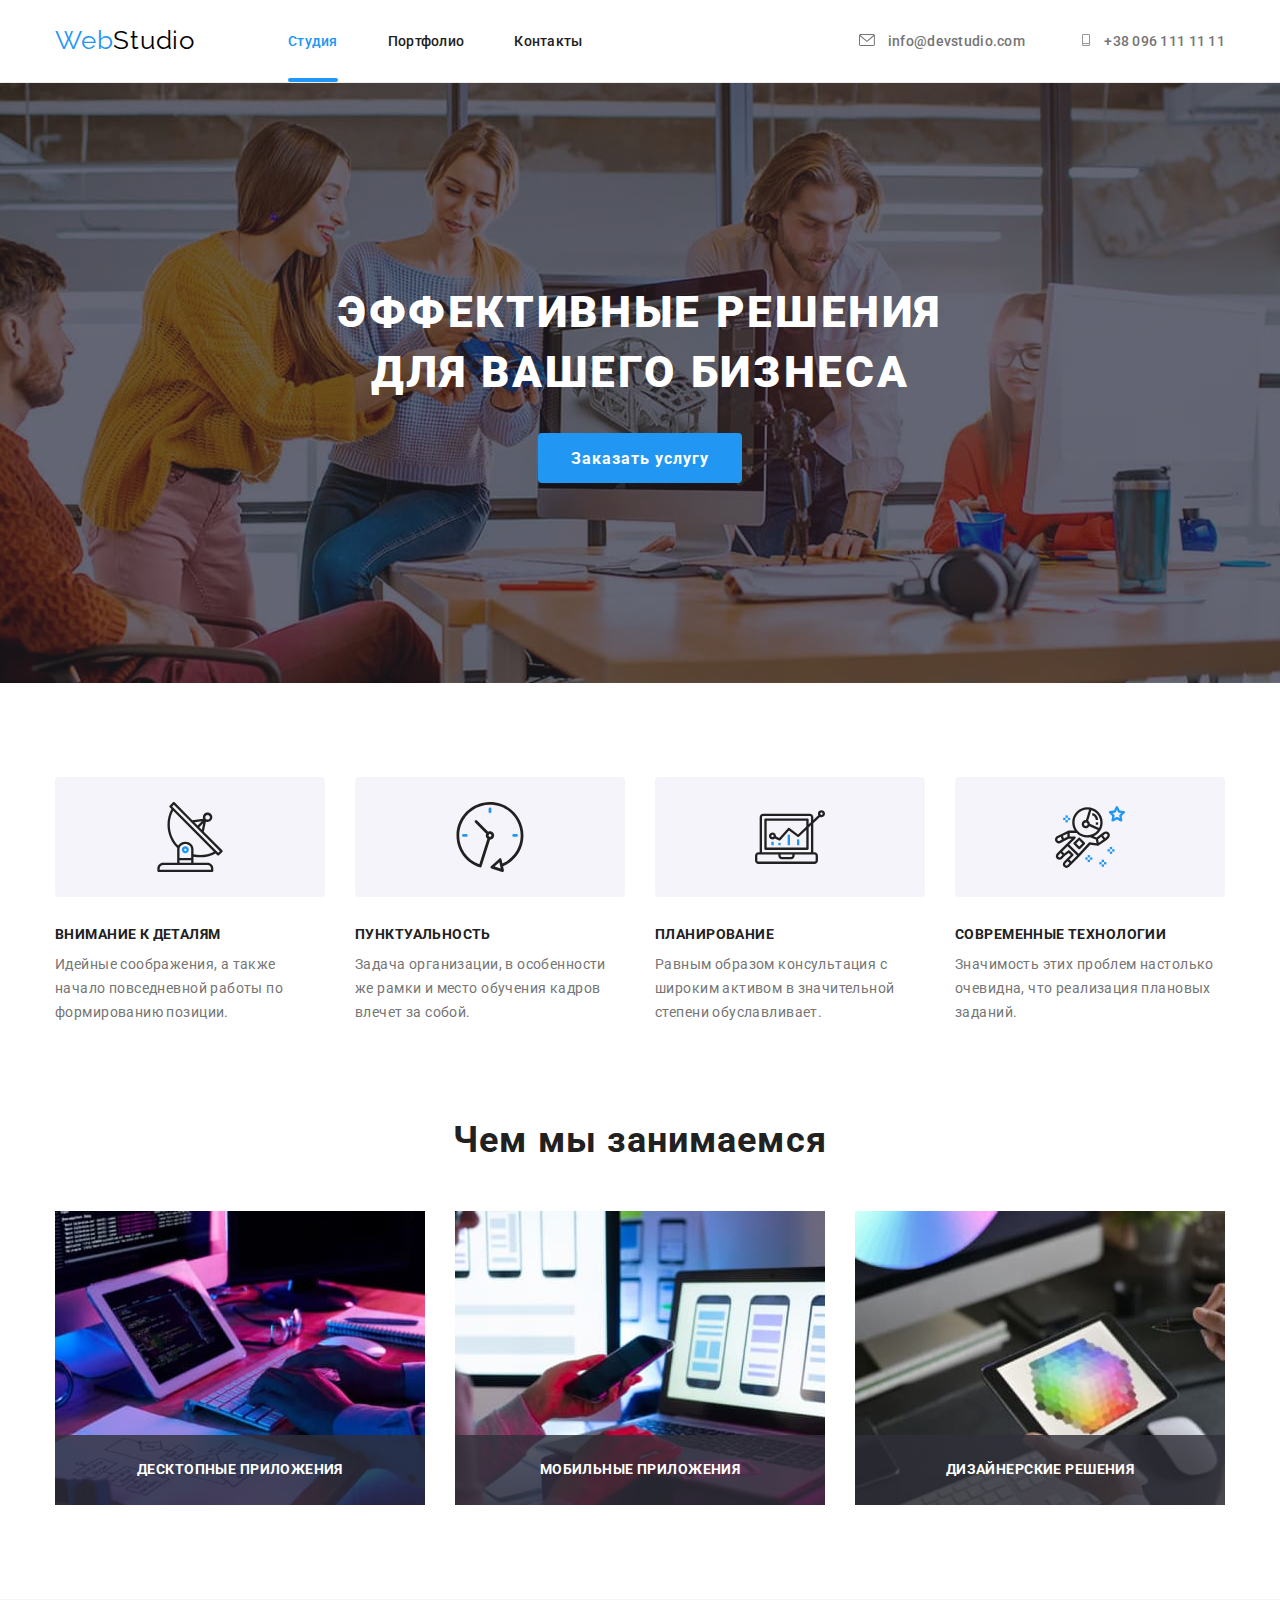
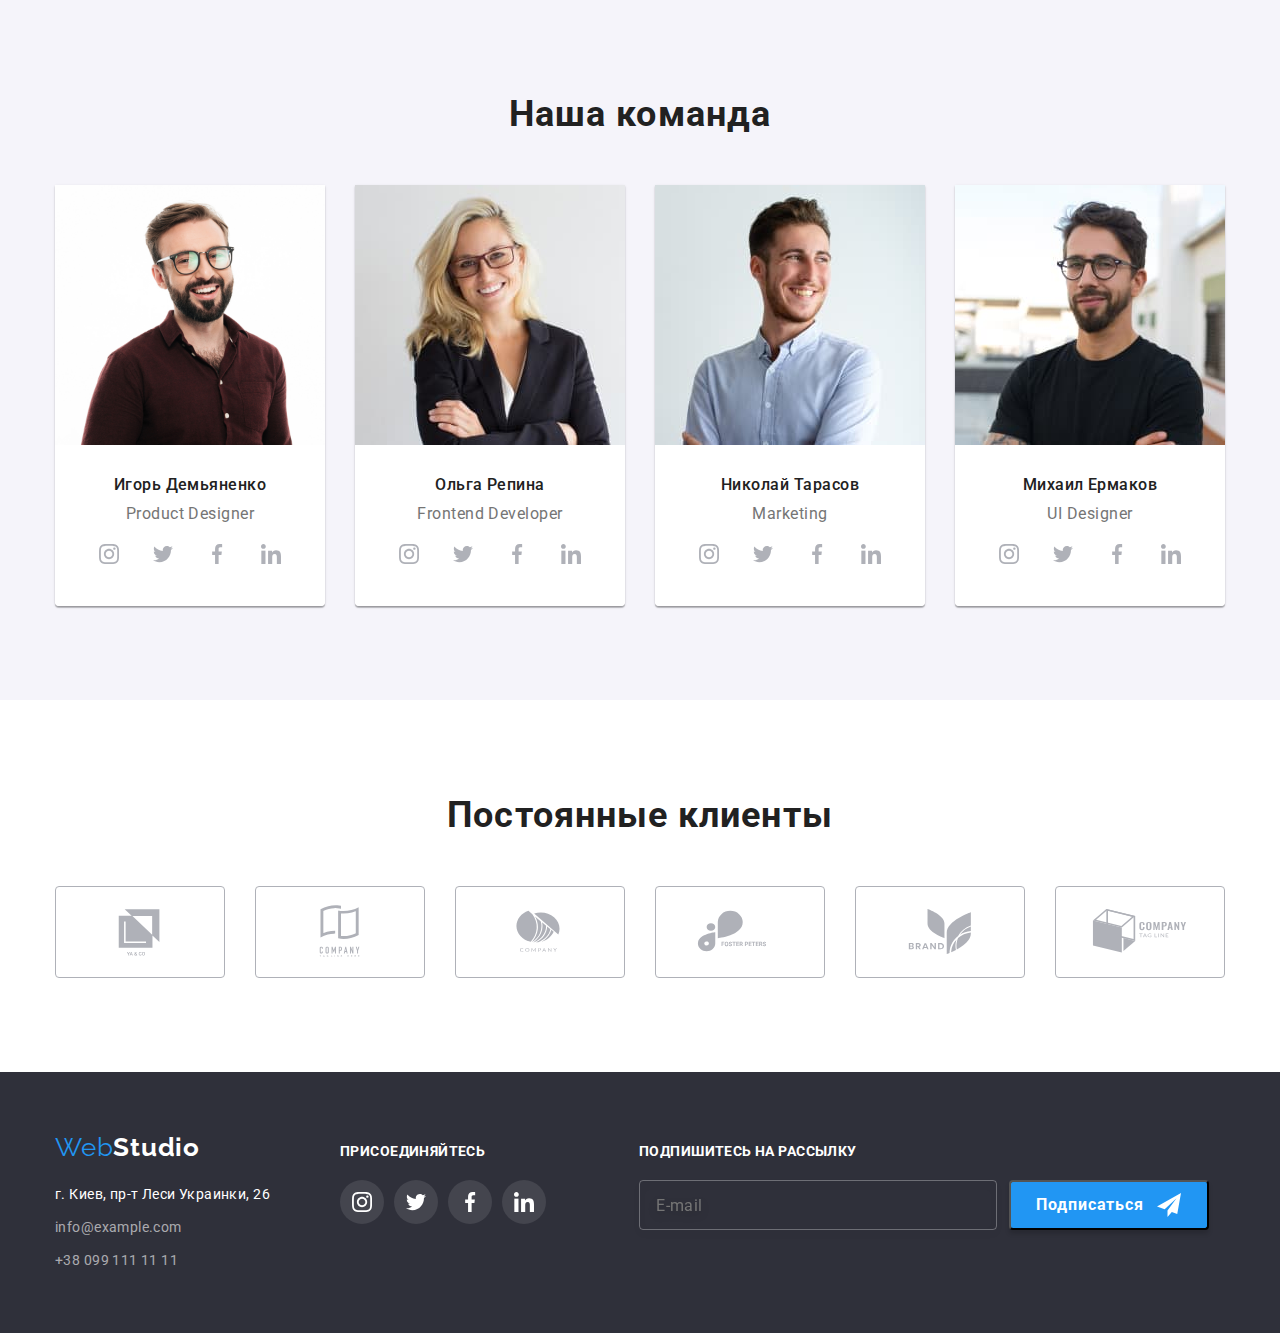
<file: index.html>
<!DOCTYPE html>
<html lang="ru">

<head>
    <meta charset="UTF-8">
    <meta http-equiv="X-UA-Compatible" content="IE=edge">
    <meta name="viewport" content="width=device-width, initial-scale=1.0">
    <title>Document</title>   
    <link rel="preconnect" href="https://fonts.googleapis.com">
    <link rel="preconnect" href="https://fonts.gstatic.com" crossorigin>
    <link
        href="https://fonts.googleapis.com/css2?family=Raleway:wght@700&family=Roboto:wght@400;500;700;900&display=swap"
        rel="stylesheet">
        <link rel="stylesheet" href="https://cdnjs.cloudflare.com/ajax/libs/modern-normalize/1.1.0/modern-normalize.min.css">
        <link rel="stylesheet" href="./css/style.css">
</head>

<body>

    <header class="header">
<!-----------------Шапка с элементами навигации-------------->
        <nav class="container">
            <a href="./index.html" class="logo-web link">Web<span class="logo-studio-head">Studio</span></a>
            <ul class="nav-item-list list">
                <li class="item">
                    <a href="./index.html" class="nav-item-link link current">Студия</a>
                </li>
                <li class="item">
                    <a href="./portfolio.html" class="nav-item-link link">Портфолио</a>
                </li>
                <li class="item">
                    <a href="" class="nav-item-link link">Контакты</a>
                </li>
            </ul>
    
            <div class="header-contacts">
    
                <a href="mailto:info@devstudio.com" class="mail-header link">
                    <svg class="header-mail-icon" width="16" height="12">
                        <use href="./images/icons/symbol-defs.svg#icon-envelope">
                        </use>
                    </svg>
                    info@devstudio.com
                </a>
    
                <a href="tel:+380961111111" class="phone-header link">
                    <svg class="header-phone-icon" width="16" height="12">
                        <use href="./images/icons/symbol-defs.svg#icon-phone-header">
                        </use>
                    </svg>+38 096 111 11 11
                </a>
            </div>
        </nav>
    
    </header>
    <main>
<!----------------Герой--------------------------------->
            <section class="hero">
            <h1 class="hero-title">Эффективные решения <br>для вашего бизнеса<br></h1>
            <div class="container">
            <button class="hero-button" type="button" data-modal-open>Заказать услугу</button>
            </div>
        </section>

<!---------------Секция "особенности"------------------>
        <section class="features">
            <div class="container">
                <h2 class="features-list-title"></h2>
                <ul class="features-list list">
                    <li class="item">
                        <div class="each-feature">
                            <div class="feature-icon-area">
                                <svg class="feature-icon" width="70" height="70">
                                    <use href="./images/icons/symbol-defs.svg#icon-antenna-1">
                                    </use>
                                </svg>
                            </div>
                            <h3 class="features-title">Внимание к деталям</h3>
                            <p class="features-item">Идейные соображения, а также начало повседневной работы по формированию
                            позиции.</p>
                        </div>
                    </li>
                    <li class="item">
                        <div class="each-feature">
                            <div class="feature-icon-area">                            
                                <svg class="feature-icon" width="70" height="70">
                                    <use href="./images/icons/symbol-defs.svg#icon-clock-1">
                                    </use>
                                </svg>
                            </div>
                            <h3 class="features-title">Пунктуальность</h3>
                            <p class="features-item">Задача организации, в особенности же рамки и место обучения кадров влечет
                            за собой.</p>
                        </div>
                    </li>
                    <li class="item">
                        <div class="each-feature">
                            <div class="feature-icon-area">
                                <svg class="feature-icon" width="70" height="70">
                                    <use href="./images/icons/symbol-defs.svg#icon-diagram-1">
                                    </use>
                                </svg>
                            </div>
                            <h3 class="features-title">Планирование</h3>
                            <p class="features-item">Равным образом консультация с широким активом в значительной степени
                            обуславливает.</p>
                        </div>
                    </li>
                    <li class="item">
                        <div class="each-feature">
                            <div class="feature-icon-area">
                                <svg class="feature-icon" width="70" height="70">
                                    <use href="./images/icons/symbol-defs.svg#icon-astronaut-1">
                                    </use>
                                </svg>
                            </div>
                            <h3 class="features-title">Современные технологии</h3>
                            <p class="features-item">Значимость этих проблем настолько очевидна, что реализация плановых
                            заданий.</p>
                        </div>
                    </li>
                </ul>
            </div>
        </section>
<!----------------Чем мы занимаемся--------------------->
        <section class="what-are-we-doing">        
            <div class="container">
                <h2 class="what-are-we-doing-title">Чем мы занимаемся</h2>
                <ul class="what-are-we-doing-list list">
                    <li class="item">
                        <div class="what-are-we-doing-wrap">
                        <img class="what-are-we-doing-image" src="./images/what-are-we-doing/box-1.jpg" alt="руки на клавиатуре" width="370" height="294">
                        <p class="what-are-we-doing-sign">Десктопные приложения</p>
                        </div>
                    </li>
                    <li class="item">
                        <div class="what-are-we-doing-wrap">
                        <img class="what-are-we-doing-image" src="./images/what-are-we-doing/box-2.jpg" alt="ноутбук и смартфон" width="370" height="294">
                        <p class="what-are-we-doing-sign">Мобильные приложения</p>
                        </div>
                    </li>
                    <li class="item">
                        <div class="what-are-we-doing-wrap">
                        <img class="what-are-we-doing-image" src="./images/what-are-we-doing/box-3.jpg" alt="цветовая палитра на планшете" width="370" height="294">
                        <p class="what-are-we-doing-sign">Дизайнерские решения</p>
                        </div>
                    </li>
                </ul>
            </div>
        </section>
            
<!------------------Наша команда---------------------->
        
        <section class="our-team">
            <div class="container">
                <h2 class="our-team-title">Наша команда</h2>
                <ul class="our-team-list list">
                <li class="item">
                    <img class="team-image" src="./images/our-team/ihor.jpg" alt="Мужчина в очках и рубашке" width="270" height="260">
                    <div class="our-team-sign">
                        <h3 class="our-team-name">Игорь Демьяненко</h3>
                        <p class="our-team-spec">Product Designer</p>
                        <ul class="team-spec-soc-list list">
                            <li class="team-spec-soc-item">
                                <a href="" class="team-spec-soc-link link">
                                    <svg class="team-spec-soc-icon" width="20" height="20">
                                        <use href="./images/icons/symbol-defs.svg#icon-instagram-2">
                                        </use>
                                    </svg>
                                </a>
                            </li>
                            <li class="team-spec-soc-item">
                                <a href="" class="team-spec-soc-link link">
                                    <svg class="team-spec-soc-icon" width="20" height="20">
                                        <use href="./images/icons/symbol-defs.svg#icon-twitter-1">                                    
                                        </use>
                                    </svg>
                                </a>
                            </li>
                            <li class="team-spec-soc-item">
                                <a href="" class="team-spec-soc-link link">
                                    <svg class="team-spec-soc-icon" width="20" height="20">
                                        <use href="./images/icons/symbol-defs.svg#icon-facebook-1">
                                        </use>
                                    </svg>
                                </a>
                            </li>
                            <li class="team-spec-soc-item">
                                <a href="" class="team-spec-soc-link link">
                                    <svg class="team-spec-soc-icon" width="20" height="20">
                                        <use href="./images/icons/symbol-defs.svg#icon-linkedin-1">
                                        </use>
                                    </svg>
                                </a>
                            </li>
                        </ul>
                    </div>
                </li>
                <li class="item">
                    <img class="team-image" src="./images/our-team/olha.jpg" alt="Белокурая девушка в очках и костюме" width="270"
                        height="260">
                    <div class="our-team-sign">
                        <h3 class="our-team-name">Ольга Репина</h3>
                        <p class="our-team-spec">Frontend Developer</p>
                        <ul class="team-spec-soc-list list">
                            <li class="team-spec-soc-item">
                                <a href="" class="team-spec-soc-link link">
                                    <svg class="team-spec-soc-icon" width="20" height="20">
                                        <use href="./images/icons/symbol-defs.svg#icon-instagram-2">
                                        </use>
                                    </svg>
                                </a>
                            </li>
                            <li class="team-spec-soc-item">
                                <a href="" class="team-spec-soc-link link">
                                    <svg class="team-spec-soc-icon" width="20" height="20">
                                        <use href="./images/icons/symbol-defs.svg#icon-twitter-1">
                                        </use>
                                    </svg>
                                </a>
                            </li>
                            <li class="team-spec-soc-item">
                                <a href="" class="team-spec-soc-link link">
                                    <svg class="team-spec-soc-icon" width="20" height="20">
                                        <use href="./images/icons/symbol-defs.svg#icon-facebook-1">
                                        </use>
                                    </svg>
                                </a>
                            </li>
                            <li class="team-spec-soc-item">
                                <a href="" class="team-spec-soc-link link">
                                    <svg class="team-spec-soc-icon" width="20" height="20">
                                        <use href="./images/icons/symbol-defs.svg#icon-linkedin-1">
                                        </use>
                                    </svg>
                                </a>
                            </li>
                        </ul>
                    </div>
                </li>
                <li class="item">
                    <img class="team-image" src="./images/our-team/nik.jpg" alt="Мужчина в рубашке" width="270" height="260">
                    <div class="our-team-sign">
                        <h3 class="our-team-name">Николай Тарасов</h3>
                        <p class="our-team-spec">Marketing</p>
                        <ul class="team-spec-soc-list list">
                            <li class="team-spec-soc-item">
                                <a href="" class="team-spec-soc-link link">
                                    <svg class="team-spec-soc-icon" width="20" height="20">
                                        <use href="./images/icons/symbol-defs.svg#icon-instagram-2">
                                        </use>
                                    </svg>
                                </a>
                            </li>
                            <li class="team-spec-soc-item">
                                <a href="" class="team-spec-soc-link link">
                                    <svg class="team-spec-soc-icon" width="20" height="20">
                                        <use href="./images/icons/symbol-defs.svg#icon-twitter-1">
                                        </use>
                                    </svg>
                                </a>
                            </li>
                            <li class="team-spec-soc-item">
                                <a href="" class="team-spec-soc-link link">
                                    <svg class="team-spec-soc-icon" width="20" height="20">
                                        <use href="./images/icons/symbol-defs.svg#icon-facebook-1">
                                        </use>
                                    </svg>
                                </a>
                            </li>
                            <li class="team-spec-soc-item">
                                <a href="" class="team-spec-soc-link link">
                                    <svg class="team-spec-soc-icon" width="20" height="20">
                                        <use href="./images/icons/symbol-defs.svg#icon-linkedin-1">
                                        </use>
                                    </svg>
                                </a>
                            </li>
                        </ul>
                    </div>
                </li>
                <li class="item">
                    <img class="team-image" src="./images/our-team/michael.jpg" alt="Мужчина в очках и футболке" width="270" height="260">
                    <div class="our-team-sign">
                        <h3 class="our-team-name">Михаил Ермаков</h3>
                        <p class="our-team-spec">UI Designer</p>
                        <ul class="team-spec-soc-list list">
                            <li class="team-spec-soc-item">
                                <a href="" class="team-spec-soc-link link">
                                    <svg class="team-spec-soc-icon" width="20" height="20">
                                        <use href="./images/icons/symbol-defs.svg#icon-instagram-2">
                                        </use>
                                    </svg>
                                </a>
                            </li>
                            <li class="team-spec-soc-item">
                                <a href="" class="team-spec-soc-link link">
                                    <svg class="team-spec-soc-icon" width="20" height="20">
                                        <use href="./images/icons/symbol-defs.svg#icon-twitter-1">
                                        </use>
                                    </svg>
                                </a>
                            </li>
                            <li class="team-spec-soc-item">
                                <a href="" class="team-spec-soc-link link">
                                    <svg class="team-spec-soc-icon" width="20" height="20">
                                        <use href="./images/icons/symbol-defs.svg#icon-facebook-1">
                                        </use>
                                    </svg>
                                </a>
                            </li>
                            <li class="team-spec-soc-item">
                                <a href="" class="team-spec-soc-link link">
                                    <svg class="team-spec-soc-icon" width="20" height="20">
                                        <use href="./images/icons/symbol-defs.svg#icon-linkedin-1">
                                        </use>
                                    </svg>
                                </a>
                            </li>
                        </ul>
                    </div>
                </li>
                </ul>
            </div>
        </section>

<!-- --------ПОСТОЯННЫЕ КЛИЕНТЫ------------ -->

        <section class="regular-clients">
            <div class="container">
                <h2 class="regular-clients-title">Постоянные клиенты</h2>
                    <ul class="regular-clients-list list">
                        <li class="regular-clients-item">
                            <a href="" class="regular-clients-link">
                                <svg class="regular-clients-icon" width="106" height="60">
                                    <use href="./images/icons/symbol-defs.svg#icon-const-client-1">
                                    </use>
                                </svg>                             
                            </a>
                        </li>
                        <li class="regular-clients-item">
                            <a href="" class="regular-clients-link">
                                <svg class="regular-clients-icon" width="106" height="60">
                                    <use href="./images/icons/symbol-defs.svg#icon-const-client-2">
                                    </use>
                                </svg>
                            </a>
                        </li>
                        <li class="regular-clients-item">
                            <a href="" class="regular-clients-link">
                                <svg class="regular-clients-icon" width="106" height="60">
                                    <use href="./images/icons/symbol-defs.svg#icon-const-client-3">
                                    </use>
                                </svg>
                            </a>
                        </li>
                        <li class="regular-clients-item">
                            <a href="" class="regular-clients-link">
                                <svg class="regular-clients-icon" width="106" height="60">
                                    <use href="./images/icons/symbol-defs.svg#icon-const-client-4">
                                    </use>
                                </svg>
                            </a>
                        </li>
                        <li class="regular-clients-item">
                            <a href="" class="regular-clients-link">
                                <svg class="regular-clients-icon" width="106" height="60">
                                    <use href="./images/icons/symbol-defs.svg#icon-const-client-5">
                                    </use>
                                </svg>
                            </a>
                        </li>
                        <li class="regular-clients-item">
                            <a href="" class="regular-clients-link">
                                <svg class="regular-clients-icon" width="106" height="60">
                                    <use href="./images/icons/symbol-defs.svg#icon-const-client-6">
                                    </use>
                                </svg>
                            </a>
                        </li>
                    </ul>
        </section>
            
    </main>
    <footer>
<!----------------Подвал---------------------------->
        <div class="footer">
            <div class="container">
                <ul class="footer-list list">
                    <li class="first-footer-list">
                        <!-- ЛОГО ФУТЕР -->
                        <a href="./index.html" class="logo-web-footer link">Web<span class="logo-studio-foot">Studio</span></a>
                        <!--Адреса и контакты-->
                        <address class="adress">г. Киев, пр-т Леси Украинки, 26</address>
                            <div class="footer-contacts">
                                <a class="mail link" href="mailto:info@example.com">info@example.com</a>
                                <a class="phone link" href="tel:+380991111111">+38 099 111 11 11</a>
                            </div>
                    </li>
                    <li class="second-footer-list list">
                        <h3 class="second-footer-list-title">присоединяйтесь</h3>
                        <ul class="our-soc-links-list list">
                            <li class="our-soc-item">
                                <a href="" class="our-soc-link link">
                                    <svg class="our-soc-icon" width="20" height="20">
                                        <use href="./images/icons/symbol-defs.svg#icon-instagram-2">
                                        </use>
                                    </svg>
                                </a>
                            </li>
                            <li class="our-soc-item">
                            <a href="" class="our-soc-link link">
                                <svg class="our-soc-icon" width="20" height="20">
                                    <use href="./images/icons/symbol-defs.svg#icon-twitter-1">
                                    </use>
                                </svg>
                            </a>
                            </li>
                            <li class="our-soc-item">
                            <a href="" class="our-soc-link link">
                                <svg class="our-soc-icon" width="20" height="20">
                                    <use href="./images/icons/symbol-defs.svg#icon-facebook-1">
                                    </use>
                                </svg>
                            </a>
                            </li>
                            <li class="our-soc-item">
                            <a href="" class="our-soc-link link">
                                <svg class="our-soc-icon" width="20" height="20">
                                    <use href="./images/icons/symbol-defs.svg#icon-linkedin-1">
                                    </use>
                                </svg>
                            </a>
                            </li>
                        </ul>                        
                    </li>
                    <li class="email-footer">
                    <form class="form-email-footer">
                        <label class="form-email-footer-field">
                            <span class="form-emeil-label">Подпишитесь на рассылку</span>
                            <input type="e-mail" class="form-emeil-input" name="mail" placeholder="E-mail" />
                        </label>
                    </form>
                    </li>
                    <li class="submit-footer">
                        <form class="form-submit-footer">
                            <label class="form-submit-footer-lable">
                                <button type="submit" class="form-submit-btn">Подписаться</button>
                                <svg class="form-submit-footer-icon" width="24" height="24">
                                    <use href="./images/icons/symbol-defs.svg#icon-icon-send">
                                    </use>
                                </svg>
                            </label>
                        </form>
                    </li>                  
                        
                </ul>
            </div>
        </div>
    </footer>
    <!------------------ Модальное окно спрятано ------------------------------->

        <div class="modal-bcg is-hidden" data-modal>
            <div class="modal">
                <button type="button" class="modal-close" data-modal-close><svg class="close-icon" width="20" height="20">
                        <use href="./images/icons/symbol-defs.svg#icon-close-black-18dp-2-1">
                        </use>
                </svg></button> 
    <!-------------------Модальное окно содержание------------------------------>

                <h2 class="modal-title">Оставьте свои данные, мы вам перезвоним</h2>
                <form class="modal-form-inputs">
                    <label class="modal-form-field">
                        <span class="modal-form-label">Имя</span>
                        <div class="input-wrap">
                            <input type="text" class="modal-form-input" name="name" placeholder=" " />
                            <svg class="modal-icon" width="18" height="18">
                                <use href="./images/icons/symbol-defs.svg#icon-person-black">
                                </use>
                            </svg>                            
                        </div>                        
                        
                    </label>

                    <label class="modal-form-field">
                        <span class="modal-form-label">Телефон</span>
                            <div class="input-wrap">
                                <input type="tel" class="modal-form-input" name="tel" placeholder=" " />
                                <svg class="modal-icon" width="18" height="18">
                                    <use href="./images/icons/symbol-defs.svg#icon-phone-black">
                                    </use>
                                </svg>                                
                            </div>                        
                    </label>

                    <label class="modal-form-field">
                        <span class="modal-form-label">Почта</span>
                        <div class="input-wrap">
                            <input type="email" class="modal-form-input" name="mail" placeholder=" " />
                            <svg class="modal-icon" width="18" height="18">
                                <use href="./images/icons/symbol-defs.svg#icon-email-black">
                                </use>
                            </svg>                            
                        </div>                        
                    </label>                
                    <label class="modal-form-field">
                        <span class="modal-form-coment">Комментарий</span>
                        <textarea class="modal-text-area" placeholder="Введите текст" name="coment"></textarea>
                    </label>
                
                <div class="modal-form-check">
                    <label class="modal-form-field">
                        <input type="checkbox" class="modal-form-check-input" name="agreement-conditions" placeholder=" "/>
                        
                        <span class="modal-form-agree">Соглашаюсь с рассылкой и принимаю <a class="treaty-link" href="">Условия договора</a></span>
                    </label>
                </div>        
                    
                
                    <div class="button-submit">
                        <label class="modal-form-field">
                            <button type="submit" class="modal-form-submit-btn">Отправить</button>
                        </label>
                    </div>
                    
                </>
                
                          
            </div>
        </div>
    
    <script src="./js/modal.js"></script>
</body>
</html>
</file>
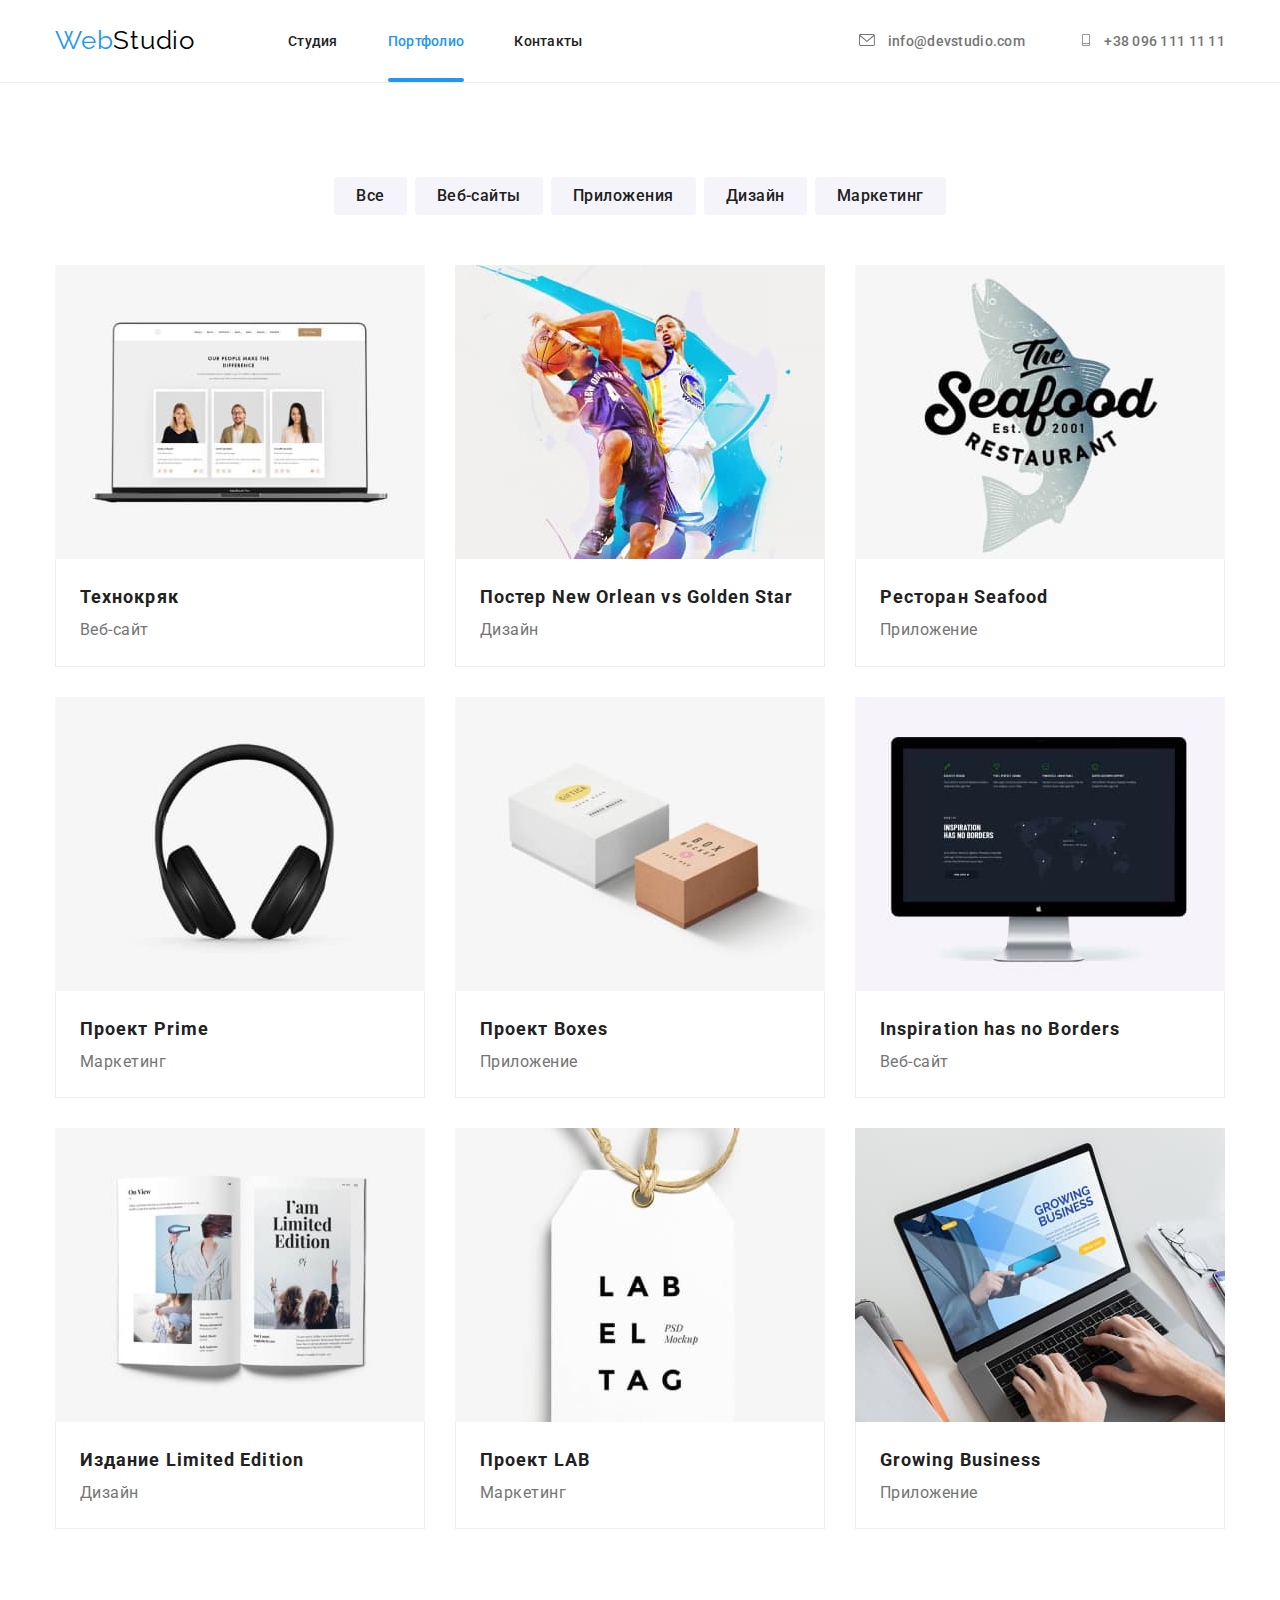
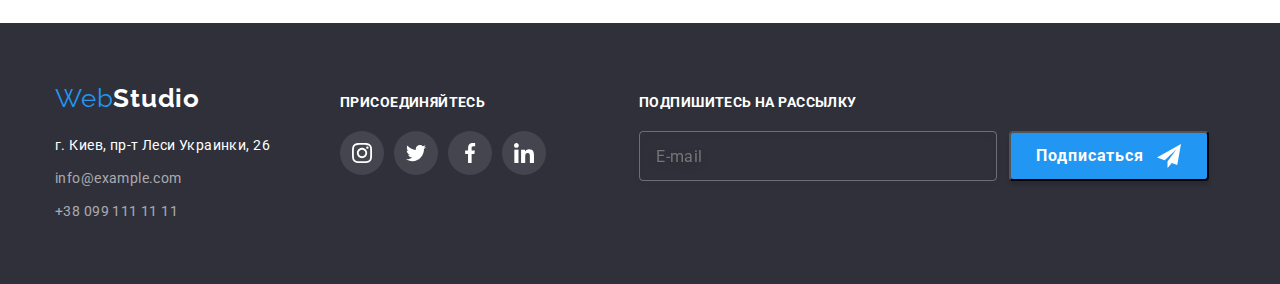
<file: portfolio.html>
<!DOCTYPE html>
<html lang="ru">

<head>
    <meta charset="UTF-8">
    <meta http-equiv="X-UA-Compatible" content="IE=edge">
    <meta name="viewport" content="width=device-width, initial-scale=1.0">
    <title>Document</title>
    <link rel="preconnect" href="https://fonts.googleapis.com">
    <link rel="preconnect" href="https://fonts.gstatic.com" crossorigin>
    <link
        href="https://fonts.googleapis.com/css2?family=Raleway:wght@700&family=Roboto:wght@400;500;700;900&display=swap"
        rel="stylesheet">
    <link rel="stylesheet"
        href="https://cdnjs.cloudflare.com/ajax/libs/modern-normalize/1.1.0/modern-normalize.min.css">
    <link rel="stylesheet" href="./css/style.css">
</head>

<body>
    <!--Шапка с элементами навигации-->
    <header class="header">
        <!--Шапка с элементами навигации-->
        <nav class="container">
            <a href="./index.html" class="logo-web link">Web<span class="logo-studio-head">Studio</span></a>
            <ul class="nav-item-list list">
                <li class="item">
                    <a href="./index.html" class="nav-item-link link">Студия</a>
                </li>
                <li class="item">
                    <a href="./portfolio.html" class="nav-item-link link current">Портфолио</a>
                </li>
                <li class="item">
                    <a href="" class="nav-item-link link">Контакты</a>
                </li>
            </ul>
    
            <div class="header-contacts">
    
                <a href="mailto:info@devstudio.com" class="mail-header link">
                    <svg class="header-mail-icon" width="16" height="12">
                        <use href="./images/icons/symbol-defs.svg#icon-envelope">
                        </use>
                    </svg>
                    info@devstudio.com
                </a>
    
                <a href="tel:+380961111111" class="phone-header link">
                    <svg class="header-phone-icon" width="16" height="12">
                        <use href="./images/icons/symbol-defs.svg#icon-phone-header">
                        </use>
                    </svg>+38 096 111 11 11
                </a>
            </div>
        </nav>
    
    </header>
    <main>
        <!-- Скрытый заголовок страницы portfolio -->
        <h1 class="portfolio-title"></h1>
        <!--Кнопки фильтров-->        
        <section class="portfolio">
            <div class="container">            
            <!-- Скрытый заголовок -->
            <h2 class="portfolio-title"></h2>
            <ul class="filter-buttons list">
                <li class="item"> <button class="filter-button" type="button">Все</button>
                </li>
                <li class="item">
                    <button class="filter-button" type="button">Веб-сайты</button>
                </li>
                <li class="item">
                    <button class="filter-button" type="button">Приложения</button>
                </li>
                <li class="item">
                    <button class="filter-button" type="button">Дизайн</button>
                </li>
                <li class="item">
                    <button class="filter-button" type="button">Маркетинг</button>
                </li>
            </ul>           
            <!-- Скрытый заголовок  -->
            <h2 class="portfolio-title"></h2>
            <ul class="our-projects list">
                <li class="item">
                    <div class="our-projects-wrap">
                        <a href=""><img class="image-of-project" src="./images/our-projects/project-1.jpg" alt="веб-сайт технокряк" width="370"
                            height="294"></a>
                        <p class="our-projects-cover-text">Ресурс предлагает комплексные предложения с разным уровнем функционала и сервисов. Все это позволит посетителю получить
                        исчерпывающие сведения о компании или частном лице.</p>    
                    </div>
                    <div class="project-sign">
                        <p class="our-project-name">Технокряк</p>
                        <p class="our-project-id">Веб-сайт</p>
                    </div>

                </li>
                <li class="item">
                    <div class="our-projects-wrap">
                    <a href=""><img class="image-of-project" src="./images/our-projects/project-2.jpg" alt="постер раздел дизайн" width="370"
                            height="294"></a>
                            <p class="our-projects-cover-text">Ресурс предлагает комплексные предложения с разным уровнем функционала и сервисов. Все это позволит посетителю получить
                        исчерпывающие сведения о компании или частном лице.</p>    
                    </div>
                    <div class="project-sign">
                        <p class="our-project-name">Постер New Orlean vs Golden Star</p>
                        <p class="our-project-id">Дизайн</p>
                    </div>

                </li>
                <li class="item">
                    <div class="our-projects-wrap">
                    <a href=""><img class="image-of-project" src="./images/our-projects/project-3.jpg" alt="ресторан си фуд раздел приложение"
                            width="370" height="294"></a>
                            <p class="our-projects-cover-text">Ресурс предлагает комплексные предложения с разным уровнем функционала и сервисов. Все это позволит посетителю получить
                        исчерпывающие сведения о компании или частном лице.</p>    
                    </div>
                    <div class="project-sign">
                        <p class="our-project-name">Ресторан Seafood</p>
                        <p class="our-project-id">Приложение</p>
                    </div>
                </li>
                <li class="item">
                    <div class="our-projects-wrap">
                    <a href=""><img class="image-of-project" src="./images/our-projects/project-4.jpg" alt="проект прайм раздел маркетинг"
                            width="370" height="294"></a>
                            <p class="our-projects-cover-text">Ресурс предлагает комплексные предложения с разным уровнем функционала и сервисов. Все это позволит посетителю получить
                        исчерпывающие сведения о компании или частном лице.</p>    
                    </div>
                    <div class="project-sign">
                        <p class="our-project-name">Проект Prime</p>
                        <p class="our-project-id">Маркетинг</p>
                    </div>

                </li>
                <li class="item">
                    <div class="our-projects-wrap">
                    <a href=""><img class="image-of-project" src="./images/our-projects/project-5.jpg" alt="проект боксез раздел приложение"
                            width="370" height="294"></a>
                            <p class="our-projects-cover-text">Ресурс предлагает комплексные предложения с разным уровнем функционала и сервисов. Все это позволит посетителю получить
                        исчерпывающие сведения о компании или частном лице.</p>    
                    </div>
                    <div class="project-sign">
                        <p class="our-project-name">Проект Boxes</p>
                        <p class="our-project-id">Приложение</p>
                    </div>

                </li>
                <li class="item">
                    <div class="our-projects-wrap">
                    <a href=""><img class="image-of-project" src="./images/our-projects/project-6.jpg" alt="вебсайт инпирэйшн хэз но бордерз"
                            width="370" height="294"></a>
                            <p class="our-projects-cover-text">Ресурс предлагает комплексные предложения с разным уровнем функционала и сервисов. Все это позволит посетителю получить
                        исчерпывающие сведения о компании или частном лице.</p>    
                    </div>
                    <div class="project-sign">
                        <p class="our-project-name">Inspiration has no Borders</p>
                        <p class="our-project-id">Веб-сайт</p>
                    </div>

                </li>
                <li class="item">
                    <div class="our-projects-wrap">
                    <a href=""><img class="image-of-project" src="./images/our-projects/project-7.jpg" alt="издание лимитед эдишн раздел дизайн"
                            width="370" height="294"></a>
                            <p class="our-projects-cover-text">Ресурс предлагает комплексные предложения с разным уровнем функционала и сервисов. Все это позволит посетителю получить
                        исчерпывающие сведения о компании или частном лице.</p>    
                    </div>
                    <div class="project-sign">
                        <p class="our-project-name">Издание Limited Edition</p>
                        <p class="our-project-id">Дизайн</p>
                    </div>

                </li>
                <li class="item">
                    <div class="our-projects-wrap">
                    <a href=""><img class="image-of-project" src="./images/our-projects/project-8.jpg" alt="проект лаб раздел маркетинг"
                            width="370" height="294"></a>
                            <p class="our-projects-cover-text">Ресурс предлагает комплексные предложения с разным уровнем функционала и сервисов. Все это позволит посетителю получить
                        исчерпывающие сведения о компании или частном лице.</p>    
                    </div>
                    <div class="project-sign">
                        <p class="our-project-name">Проект LAB</p>
                        <p class="our-project-id">Маркетинг</p>
                    </div>

                </li>
                <li class="item">
                    <div class="our-projects-wrap">
                    <a href=""><img class="image-of-project" src="./images/our-projects/project-9.jpg" alt="гроуинг бизнес раздел приложение"
                            width="370" height="294"></a>
                            <p class="our-projects-cover-text">Ресурс предлагает комплексные предложения с разным уровнем функционала и сервисов. Все это позволит посетителю получить
                        исчерпывающие сведения о компании или частном лице.</p>    
                    </div>
                    <div class="project-sign">
                        <p class="our-project-name">Growing Business</p>
                        <p class="our-project-id">Приложение</p>
                    </div>
                </li>
            </ul>
            </div>
            
        </section>
    </main>
    <footer>
    <!----------------Подвал---------------------------->
    <div class="footer">
        <div class="container">
            <ul class="footer-list list">
                <li class="first-footer-list">
                    <!-- ЛОГО ФУТЕР -->
                    <a href="./index.html" class="logo-web-footer link">Web<span class="logo-studio-foot">Studio</span></a>
                    <!--Адреса и контакты-->
                    <address class="adress">г. Киев, пр-т Леси Украинки, 26</address>
                    <div class="footer-contacts">
                        <a class="mail link" href="mailto:info@example.com">info@example.com</a>
                        <a class="phone link" href="tel:+380991111111">+38 099 111 11 11</a>
                    </div>
                </li>
                <li class="second-footer-list list">
                    <h3 class="second-footer-list-title">присоединяйтесь</h3>
                    <ul class="our-soc-links-list list">
                        <li class="our-soc-item">
                            <a href="" class="our-soc-link link">
                                <svg class="our-soc-icon" width="20" height="20">
                                    <use href="./images/icons/symbol-defs.svg#icon-instagram-2">
                                    </use>
                                </svg>
                            </a>
                        </li>
                        <li class="our-soc-item">
                            <a href="" class="our-soc-link link">
                                <svg class="our-soc-icon" width="20" height="20">
                                    <use href="./images/icons/symbol-defs.svg#icon-twitter-1">
                                    </use>
                                </svg>
                            </a>
                        </li>
                        <li class="our-soc-item">
                            <a href="" class="our-soc-link link">
                                <svg class="our-soc-icon" width="20" height="20">
                                    <use href="./images/icons/symbol-defs.svg#icon-facebook-1">
                                    </use>
                                </svg>
                            </a>
                        </li>
                        <li class="our-soc-item">
                            <a href="" class="our-soc-link link">
                                <svg class="our-soc-icon" width="20" height="20">
                                    <use href="./images/icons/symbol-defs.svg#icon-linkedin-1">
                                    </use>
                                </svg>
                            </a>
                        </li>
                    </ul>
                </li>
                <li class="email-footer">
                    <form class="form-email-footer">
                        <label class="form-email-footer-field">
                            <span class="form-emeil-label">Подпишитесь на рассылку</span>
                            <input type="e-mail" class="form-emeil-input" name="mail" placeholder="E-mail" />
                        </label>
                    </form>
                </li>
                <li class="submit-footer">
                    <form class="form-submit-footer">
                        <label class="form-submit-footer-lable">
                            <button type="submit" class="form-submit-btn">Подписаться</button>
                            <svg class="form-submit-footer-icon" width="24" height="24">
                                <use href="./images/icons/symbol-defs.svg#icon-icon-send">
                                </use>
                            </svg>
                        </label>
                    </form>
                </li>
    
            </ul>
        </div>
    </div>
    </footer>

    
</body>
        
        </html>
</file>
<file: css/style.css>
:root {
  --primary-text-color: #757575;
  --secondary-text-color: #212121;
  --tertiary-text-color: #ffffff;
  --accent-color: #2196f3;
  --timing-function: cubic-bezier(0.4, 0, 0.2, 1);
}

/* .font-family: "Raleway", sans-serif;
.font-family: "Roboto", sans-serif; */

/* Web-studio */
body {
  background-color: #ffffff;
  color: var(--primary-text-color);
  font-family: "Roboto", sans-serif;

}

.list {
  list-style: none;
  padding: 0px;
  margin: 0px;
}

.link {
  text-decoration: none;
}

/* Палитра цветов студия*/
/* #212121 вторичный цвет */
/* #757575 цвет основного текста */
/* #2196F3 акцент и "web" в лого */
/* #FFFFFF третичный белый, основной фон и фон шапки */
/* #000000 "studio" в лого чёрный */
/* #2F303A цвет фона героя и футера */
/* #F5F4FA цвет фона секции "наша команда" и кнопки фильтров */
/* rgba(255, 255, 255, 0.6) цвет e-mail и номера телефона футер */

.container {
  width: 1200px;
  padding-left: 15px;
  padding-right: 15px;
  margin: 0 auto;
  /* outline: 2px solid tomato; */
}

/* Стилизируем header */
.header {
  background-color: var(--tertiary-text-color);
  border-bottom: 1px solid #ECECEC;
}

/* Логотип */
.header .container {
  display: flex;
  align-items: center;
}

.logo-web {
  padding-bottom: 25px;
  padding-top: 24px;
  color: var(--accent-color);
  font-family: Raleway;
  font-weight: 700px;
  font-size: 26px;
  line-height: 1.19;
  letter-spacing: 0.03em;
}

.logo-studio-head {
  padding-bottom: 25px;
  padding-top: 24px;
  color: #000000;
  font-family: Raleway;
  font-weight: 700px;
  font-size: 26px;
  line-height: 1.19;
  letter-spacing: 0.03em;
}

/* --------------Элементы навигации---------- */
.nav-item-list {
  display: flex;
  margin-left: 93px ;
  padding-top: 32px;
  padding-bottom: 32px;
  }
.nav-item-link {
  transition-property: color;
  transition-duration: 250ms;
  transition-timing-function: var(--timing-function);
  font-weight: 500;
  font-size: 14px;
  line-height: 1.14;
  letter-spacing: 0.02em;
  color: var(--secondary-text-color);
}
.nav-item-list .item:not(:last-child) {
  margin-right: 50px;
}

.nav-item-list .nav-item-link {
  padding-top: 32px;
  padding-bottom: 32px;
}
.link.current {
  position: relative;
}
.link.current::after{
  content: "";
  position: absolute;
  display: block;
  left: 0px;
  bottom: -1px;
  width: 100%;
  height: 4px;
  background-color: var(--accent-color);
  border-radius: 2px;
  }
.header-contacts {
  margin-left: auto;
}
.mail-header {
  margin-right: 50px;
}

.header-contacts .mail-header,
.header-contacts .phone-header {
  transition-property: color;
  transition-duration: 250ms;
  transition-timing-function: var(--timing-function);
  padding-top: 32px;
  padding-bottom: 32px;
  font-weight: 500;
  font-size: 14px;
  line-height: 1.14;
  letter-spacing: 0.02em;
  color: var(--primary-text-color);
}

.nav-item-link:hover,
.nav-item-link:focus {
  color: var(--accent-color);

}

.header-contacts .mail-header:hover,
.header-contacts .mail-header:focus,
.header-contacts .phone-header:hover,
.header-contacts .phone-header:focus {
  color: var(--accent-color);
}

.header-mail-icon,
.header-phone-icon {
  margin-right: 10px;
  fill: currentColor
}

.nav-item-list .link.current {
  color: var(--accent-color);
}

/* ------------Герой----------------- */
.hero {
  max-width: 1600px;
  margin: 0 auto;
  padding-top: 200px;
  padding-bottom: 200px;
  text-align: center;
  background-color: #2f303a;
  background-image: linear-gradient(
    rgba(47, 48, 58, 0.4),
    rgba(47, 48, 58, 0.4)), 
    url(../images/hero/hero-bg.jpg);
    background-position: center;
    background-repeat: no-repeat;
    background-size: cover;
  }

.hero-title {
  color: var(--tertiary-text-color);
  font-weight: 900;
  font-size: 44px;
  line-height: 1.36;  
  letter-spacing: 0.06em;
  text-transform: uppercase;
  margin-top: 0px;
  margin-bottom: 30px;
}

.hero-button {
  transition-property: background-color;
  transition-duration: 250ms;
  transition-timing-function: var(--timing-function);
  display: inline-block;
  padding: 10px 32px;
  background-color: var(--accent-color);
  color: var(--tertiary-text-color);
  font-weight: 700;
  font-size: 16px;
  line-height: 1.88;
  cursor: pointer;
  border: 1px solid transparent;
  text-align: center;
  letter-spacing: 0.06em;
  min-width: 200px;
  height: 50px;
  border-radius: 4px;
  }
  .hero-button:hover,
  .hero-button:focus{
    background-color: #188CE8;
  }

/* ----------------Особенности-------------------- */
.features {
  padding-top: 94px;
  padding-bottom: 94px;
}
.feature-icon-area {
  display: flex;
  width: 270px;
  height: 120px;
  align-items: center;
  justify-content: center;
  background-color: #F5F4FA;
  border-radius: 4px;
}
.features-list-title{
  margin-top: 0px;
  margin-bottom: 0px;
}
.features-title {
  color: var(--secondary-text-color);
  font-weight: 700;
  font-size: 14px;
  line-height: 1.14;
  letter-spacing: 0.03em;
  text-transform: uppercase;
  margin-bottom: 10px;
  margin-top: 30px;
}
.features-list {
  display: flex;
  }
.features-list .item{
  width: 270px;    
}
  .features-list .item:not(:last-child){
  margin-right: 30px;
  }
.features-item {
  font-size: 14px;
  line-height: 1.71;
  letter-spacing: 0.03em;
  margin-bottom: 0px;
  margin-top: 0px;
}
/* -------------Чем мы занимаемся------------------- */
.what-are-we-doing {
text-align: center;
padding-bottom: 94px;
  }
.what-are-we-doing-title {
  color: var(--secondary-text-color);
  font-weight: 700;
  font-size: 36px;
  line-height: 1.17;
  letter-spacing: 0.03em;
  margin-top: 0px;
  margin-bottom: 50px;
  }
  .what-are-we-doing-list{
    display: flex
  }
  .what-are-we-doing-list .item:not(:last-child){
    margin-right: 30px;
  }
  .what-are-we-doing-image {
    display: block;
  }
  .what-are-we-doing-wrap {
    position: relative;
  }
   .what-are-we-doing-sign {
    position: absolute;
    margin-bottom: 0px;
    margin-top: 0px;
    left: 0;
    bottom: 0;
    align-items: center;
    padding-top: 27px;
    padding-bottom: 27px;
    font-weight: 700;
    font-size: 14px;
    line-height: 1.14;
    text-align: center;
    letter-spacing: 0.03em;
    text-transform: uppercase;
    background-color: rgba(47, 48, 58, 0.8);
    width: 100%;
    height: 70px;
    color: var(--tertiary-text-color);
    } 
  /* -----------------------Наша команда-------------------- */
  .our-team {
    text-align: center;
    background-color: #f5f4fa;
    padding-bottom: 94px; 
    padding-top: 94px;
    }
    
  .our-team-list .item {
    box-shadow: 0px 1px 3px rgba(0, 0, 0, 0.12),
    0px 1px 1px rgba(0, 0, 0, 0.14),
    0px 2px 1px rgba(0, 0, 0, 0.2);
    border-radius: 0px 0px 4px 4px;    
  }
.our-team-title,
.regular-clients-title {
  color: var(--secondary-text-color);
  font-weight: 700;
  font-size: 36px;
  line-height: 1.17;
  letter-spacing: 0.03em;  
  margin-top: 0px;
  margin-bottom: 50px;
}
.team-image{
  display: block;
}

.our-team-list{
  display: flex;
}
.our-team-list .item:not(:last-child){
  margin-right: 30px;
}
.our-team-sign{
padding-top: 30px;
padding-bottom: 30px;
background-color: var(--tertiary-text-color);
border-radius: 0px 0px 4px 4px;
}
.our-team-name {
  color: var(--secondary-text-color);
  font-weight: 500;
  font-size: 16px;
  line-height: 1.19;  
  letter-spacing: 0.03em;
  margin-top: 0px;
  margin-bottom: 10px;
}
.our-team-spec { 
  font-size: 16px;
  line-height: 1.19;  
  letter-spacing: 0.03em;
  margin-top: 0px;
  margin-bottom: 9px;
}
.team-spec-soc-list{
  display: flex;
  justify-content: center;
  
}
.team-spec-soc-item + .team-spec-soc-item {
  margin-left: 10px;
}
.team-spec-soc-link {
  transition-property: background-color;
  transition-duration: 250ms;
  transition-timing-function: var(--timing-function);
  display: flex;
  align-items: center;
  justify-content: center;
  width: 44px;
  height: 44px;
  border-radius: 50%;
}
.team-spec-soc-link .team-spec-soc-icon {
  transition-property: fill;
  transition-duration: 250ms;
  transition-timing-function: var(--timing-function);
}
.team-spec-soc-icon {
  fill: #AFB1B8;
}
.team-spec-soc-link:hover,
.team-spec-soc-link:focus {
  background-color: var(--accent-color);
}
.team-spec-soc-link:hover .team-spec-soc-icon,
.team-spec-soc-link:focus .team-spec-soc-icon {
  fill: var(--tertiary-text-color);
}

/* ------------Постоянные клиенты------------- */

.regular-clients {
  text-align: center;  
  padding-bottom: 94px;
  padding-top: 94px;
}
.regular-clients-list {
  display: flex;
  justify-content: center;
}
.regular-clients-link {
  transition-property: border-color;
  transition-duration: 250ms;
  transition-timing-function: var(--timing-function);
  display: flex;
  align-items: center;
  justify-content: center;
  color: #AFB1B8;
  border: 1px solid #AFB1B8;
  border-radius: 4px;
  width: 170px;
  height: 92px;  
}
.regular-clients-item + .regular-clients-item {
  margin-left: 30px;
}
.regular-clients-icon {
  fill: #AFB1B8
}
.regular-clients-link .regular-clients-icon {
  transition-property: fill;
  transition-duration: 250ms;
  transition-timing-function: var(--timing-function);
}
.regular-clients-link:hover,
.regular-clients-link:focus {
 cursor: pointer;
 border-color: var(--accent-color);
 
}
.regular-clients-link:hover .regular-clients-icon,
.regular-clients-link:focus .regular-clients-icon { 
  fill: var(--accent-color);
  }


/* ------------portfolio.html-------------------- */
.portfolio {
  padding-top: 94px;
  padding-bottom: 94px;
}

.portfolio-title{
  margin-top: 0px;
  margin-bottom: 0px;
}
/* кнопки фильтров */
button {
  font: inherit;  
}
.filter-buttons{
  display: flex;  
  padding-bottom: 50px;
  
  justify-content: center;
}

.filter-button { 
  transition-property: background-color, box-shadow;
  transition-duration: 250ms;
  transition-timing-function: var(--timing-function); 
  padding-left: 22px;
  padding-right: 22px; 
  height: 38px;
  cursor: pointer;
  font-weight: 500;
  font-size: 16px;
  line-height: 1.62;
  text-align: center;
  letter-spacing: 0.03em;
  color: var(--secondary-text-color);
  background: #f5f4fa;
  border-radius: 4px;
  border: 0;
  
}
.filter-buttons .item:not(:last-child){
  margin-right: 8px;
}

.filter-button:hover,
.filter-button:focus {
  color: var(--tertiary-text-color);
  background-color: var(--accent-color);
  box-shadow: 0px 3px 1px rgba(0, 0, 0, 0.1), 0px 1px 2px rgba(0, 0, 0, 0.08),
    0px 2px 2px rgba(0, 0, 0, 0.12);
}

/* -----------------------проэкты--------------------- */
.our-projects {
  display: flex;
  flex-wrap: wrap;
}
.our-projects .item {
  transition-property: box-shadow;
  transition-duration: 250ms;
  transition-timing-function: var(--timing-function);
  width: calc((100% - 2 * 30px) / 3);
  margin-right: 30px;
  margin-bottom: 30px;
  cursor: pointer;  
}
  .our-projects .item:nth-child(3n) {
  margin-right: 0px;
}
 .our-projects .item:nth-last-child(-n+3){
  margin-bottom: 0px; 
}
.our-projects .item:hover {
  box-shadow: 0px 1px 1px rgba(0, 0, 0, 0.12),
  0px 4px 4px rgba(0, 0, 0, 0.06),
  1px 4px 6px rgba(0, 0, 0, 0.16);
}
.image-of-project{
  display: block;
}
.our-projects .item:hover .our-projects-cover-text{
  transform: translateY(0);
}
.our-projects-wrap {
  display: flex;
  position: relative;
  overflow: hidden;
}
.our-projects-cover-text {
  position: absolute;
  width: 100%;
  height: 100%;
  top: 0px;
  left: 0px;
  margin-top: 0px;
  margin-bottom: 0px;
  padding: 63px 24px;
  font-size: 18px;
  line-height: 1.56;
  letter-spacing: 0.03em;
  color: var(--tertiary-text-color);
  background-color: rgba(33, 150, 243, 0.9);
  transform: translateY(100%);
  transition: transform 250ms var(--timing-function);
  
}
.project-sign {
padding-top: 20px;
padding-right: 24px;
padding-bottom: 20px;
padding-left: 24px;

border-right: 1px solid #EEEEEE;
border-bottom: 1px solid #EEEEEE;
border-left: 1px solid #EEEEEE;
}
.our-project-name {
  margin-top: 0px;
  margin-bottom: 0px;
  
  color: var(--secondary-text-color);
  font-weight: 700;
  font-size: 18px;
  line-height: 2;
  letter-spacing: 0.06em;  
}
.our-project-id {
  margin-top: 0px;
  margin-bottom: 0px;
  
  font-size: 16px;
  line-height: 1.89;
  letter-spacing: 0.03em;
  }

/* ------------------Подвал------------------- */
.footer {
  background-color: #2f303a;
  padding-top: 60px;
  padding-bottom: 60px;
  }
  .footer-list {
    display: flex;
  } 
  .logo-web-footer{
    color: var(--accent-color);
    font-family: Raleway;
    font-weight: 700px;
    font-size: 26px;
    line-height: 1.19;
    letter-spacing: 0.03em;
  }
.logo-studio-foot {
  color: var(--tertiary-text-color);
  font-family: "Raleway";
  font-weight: 700;
  font-size: 26px;
  line-height: 1.19;
  letter-spacing: 0.03em;
  }
.first-footer-list {
    margin-right: 70px;
  }
    
.adress {
  color: var(--tertiary-text-color);
  font-style: normal;
  font-size: 14px;
  line-height: 1.71;
  letter-spacing: 0.03em;
  margin-top: 20px;
  margin-bottom: 9px;
}
.footer-contacts {
  display: flex;
  flex-direction: column;
  }
.mail {
  margin-bottom: 9px;
}

.footer-contacts .mail,
.footer-contacts .phone {
  transition-property: color;
  transition-duration: 250ms;
  transition-timing-function: var(--timing-function);
  font-size: 14px;
  line-height: 1.71;
  letter-spacing: 0.03em;
  color: rgba(255, 255, 255, 0.6);
  }

.footer-contacts .mail:hover,
.footer-contacts .mail:focus,
.footer-contacts .phone:hover,
.footer-contacts .phone:focus {
  color: var(--accent-color);
}

.second-footer-list-title {
  color: var(--tertiary-text-color);
  font-weight: 700;
  font-size: 14px;
  line-height: 1.14;
  letter-spacing: 0.03em;
  text-transform: uppercase;
  
  margin-top: 12px;
  margin-bottom: 20px;
  
}
.our-soc-links-list {
  display: flex;
  
}
.our-soc-link {
  transition-property: background-color;
  transition-duration: 250ms;
  transition-timing-function: var(--timing-function);
  display: flex;
  width: 44px;
  height: 44px;
  border-radius: 50%;
  background-color: rgba(255, 255, 255, 0.1);
  align-items: center;
  justify-content: center;
}
.our-soc-item + .our-soc-item {
 margin-left: 10px;
}
.our-soc-icon {
  fill: var(--tertiary-text-color);
}
.our-soc-link:hover,
.our-soc-link:focus {
  background-color: var(--accent-color);
}

/* --------------Форма подписки--------- */

.form-email-footer-field {
  display: flex;
  flex-direction: column;
}

.form-emeil-label {
  font-weight: 700;
  font-size: 14px;
  line-height: 1.14;
  letter-spacing: 0.03em;
  text-transform: uppercase;
  margin-top: 12px;
  margin-left: 93px;
  margin-bottom: 20px;
  color: var(--tertiary-text-color)

}
.form-emeil-input {
  margin-left: 93px;
  padding-left: 16px;
  width: 358px;
  height: 50px;
  border: 1px solid rgba(255, 255, 255, 0.3);
  font-size: 16px;
  line-height: 1.25;
  align-items: center;
  letter-spacing: 0.03em;
  color: rgba(255, 255, 255, 0.6);
  filter: drop-shadow(0px 4px 4px rgba(0, 0, 0, 0.15));
  border-radius: 4px;
  background-color: transparent;
}
.form-submit-footer-lable {
  position: relative;
  display: flex;
  
}
.form-submit-btn { 
  margin-top: 48px;
  margin-left: 12px;
  width: 200px;
  height: 50px;
  font-weight: 700;
  font-size: 16px;
  line-height: 1.88;
  padding-left: 0;
  padding-right: 38px;
  letter-spacing: 0.06em;
  color: var(--tertiary-text-color);
  background: var(--accent-color);
  box-shadow: 0px 4px 4px rgba(0, 0, 0, 0.15);
  border-radius: 4px;
  outline: transparent;
}
.form-submit-footer-icon {
  position: absolute;
  bottom: 13px;
  right: 28px;
  align-items: center;
}




/* -----------Модальное окно------------ */

.modal-close {
  position: absolute;
  top: 8px;
  right: 8px;
  display: flex;
  align-items: center;
  justify-content: center;
  width: 30px;
  height: 30px;
  border-radius: 50%;
  border: 1px solid rgba(0, 0, 0, 0.1);
  background-color: var(--tertiary-text-color);
}
.modal-close:hover + .close-icon {
  fill: var(--accent-color);
}
.modal-bcg {
  position: fixed;
  top: 0;
  width: 100%;
  height: 100%;
  background: rgba(0, 0, 0, 0.2);
  opacity: 1;
  transition: opacity 250ms, visibility 250ms var(--timing-function);
  
}
.modal {
  position: absolute;
  top: 50%;
  left: 50%;
  transform: translate(-50%, -50%) scale(1);
  width: 528px;
  min-height: 581px;
  background: var(--tertiary-text-color);
  box-shadow: 0px 1px 3px rgba(0, 0, 0, 0.12),
  0px 1px 1px rgba(0, 0, 0, 0.14),
  0px 2px 1px rgba(0, 0, 0, 0.2);
  border-radius: 4px;
  transition: transform 250ms;
}
.modal-title {
  margin: 40px 40px 12px 40px;
  font-weight: 700;
  font-size: 20px;
  line-height: 1.15;
  text-align: center;
  letter-spacing: 0.03em;
  
  color: #212121;
}
textarea {
  resize: none;
}

.modal-form-inputs {  
  display: flex;
  flex-direction: column;
  width: 448px;
  height: 342px;  
  margin-left: auto;
  margin-right: auto;
  
}
.input-wrap {  
  position: relative;
  
}
.modal-form-label {
  display: block;  
  font-size: 12px;
  line-height: 1.17;
  letter-spacing: 0.01em;
  margin-bottom: 4px;
}

.modal-form-input {   
  padding-left: 42px;  
  width: 100%;
  height: 40px;  
  border: 1px solid rgba(33, 33, 33, 0.2);
  background-color: transparent;
  border-radius: 4px;
  outline: none;    
}
.modal-form-input:focus {
  border-color: var(--accent-color);
}
.modal-form-input:focus + .modal-icon {
  fill: var(--accent-color);
}

.modal-form-coment {
  display: block;
  margin-bottom: 4px;
  font-size: 12px;
  line-height: 1.17;
  letter-spacing: 0.01em;
 }
.modal-form-inputs .modal-form-field:nth-child(-n+3) {
  margin-bottom: 10px;
}

.modal-text-area {  
  width: 100%;
  height: 120px;  
  border: 1px solid rgba(33, 33, 33, 0.2);
  border-radius: 4px;
  outline: none;
}
.modal-text-area:focus {
  border-color: var(--accent-color);
}
.modal-text-area::placeholder {
  font-size: 12px;
  line-height: 14px;
  letter-spacing: 0.01em; 
  padding: 12px 16px;
  color: rgba(117, 117, 117, 0.5);
}
.modal-icon {
  position: absolute;
  left: 12px;  
  top: 50%;
  transform: translateY(-50%);
}
.modal-form-check {
  
  margin-left: auto;
  margin-right: auto;
  margin-top: 20px;
  margin-bottom: 30px;

}
.modal-form-agree {
  display: flex;
  align-items: center;
  
  font-size: 14px;
  line-height: 1.71;
  letter-spacing: 0.03em;

}

.modal-form-check-input {
  appearance: none;
  position: absolute;
}
.modal-form-agree::before {
  content: "";
  display: inline-block;
  align-items: center;
  width: 16px;
  height: 15px;
  border: 2px solid;
  border-color: #212121;
  border-radius: 3px;
  margin-right: 7px;
  
} 
.modal-form-check-input:checked + .modal-form-agree::before {
  border-color: var(--accent-color);
  background-color: var(--accent-color);
  background-image: url('../images/icons/check.svg');
  background-size: contain;
  background-origin: border-box;
  background-repeat: no-repeat;
  background-position: center;


}


.treaty-link {
  color: var(--accent-color);
  text-decoration: underline;
}
.button-submit {
  display: block;
  margin-left: auto;
  margin-right: auto;  
  
}

.modal-form-submit-btn {
  transition-property: background-color;
  transition-duration: 250ms;
  transition-timing-function: var(--timing-function);
  display: inline-block;
  padding: 10px 55px;
  min-width: 200px;
  height: 50px;
  background-color: var(--accent-color);
  color: var(--tertiary-text-color);
  font-weight: 700;
  font-size: 16px;
  line-height: 1.88;
  cursor: pointer;
  border: 1px solid transparent;
  text-align: center;
  letter-spacing: 0.06em;  
  border-radius: 4px;
  }
  
  .modal-form-submit-btn:hover,
  .modal-form-submit-btn:focus {
    background-color: #188CE8;
    box-shadow: 0px 4px 4px rgba(0, 0, 0, 0.15);
}
.modal-close:hover,
.modal-close:focus {
  fill: var(--accent-color);
}




.is-hidden {
  opacity: 0;
  pointer-events: none;
  visibility: hidden;
 }
 
.modal-bcg.is-hidden .modal {
  transform: translate(-50%, -50%) scale(1.3);
}
</file>
